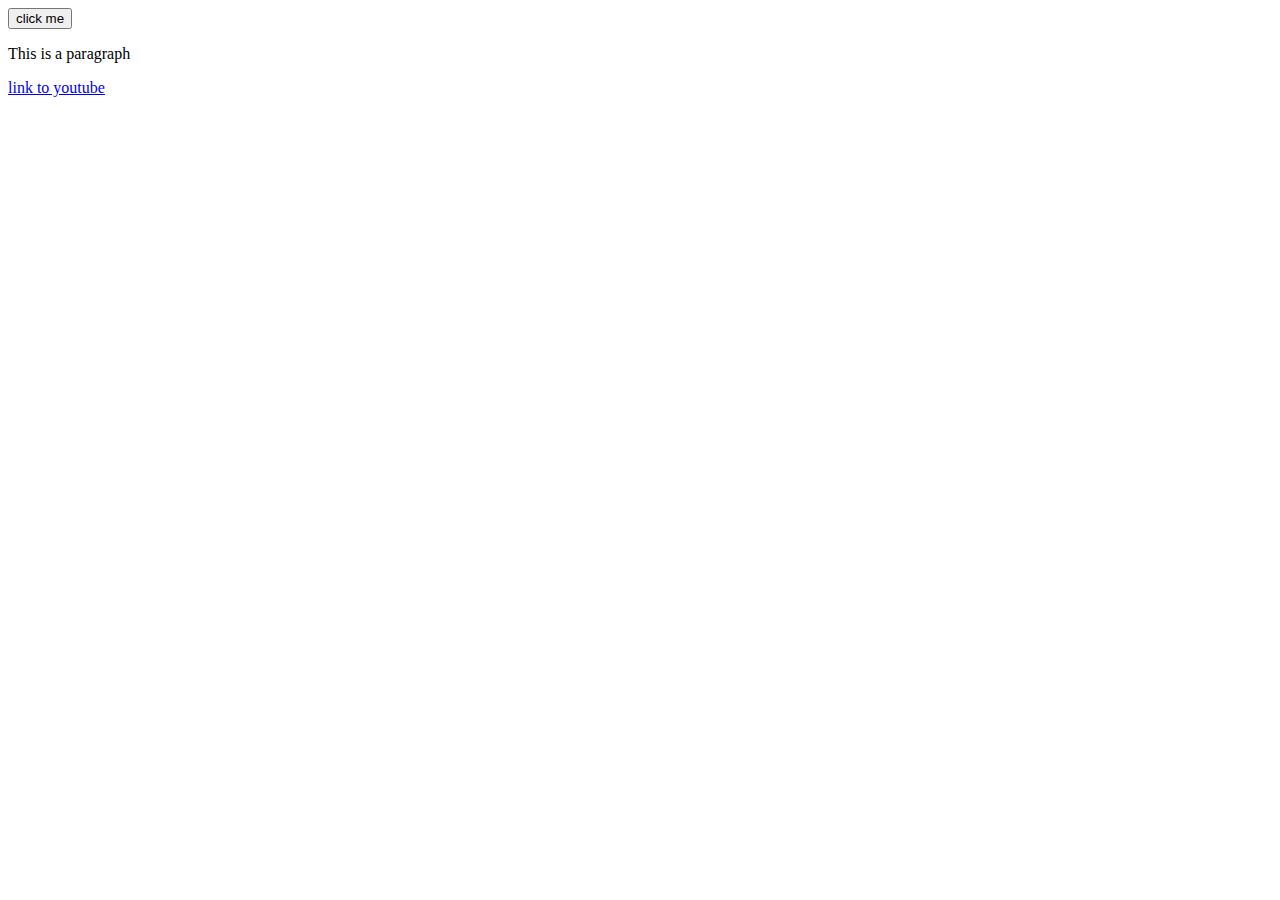
<file: Youtube Clone/HTML/Intro/index.html>
<!doctype html>
<html lang="en">

<head>
  <meta charset="UTF-8">
  <meta http-equiv="X-UA-Compatible" content="IE=edge">
  <meta name="viewport" content="width=device-width, initial-scale=1.0">
  <title>First Webpage</title>
</head>

<body>
  <button>
    click me
  </button>
  <p>
    This is a paragraph
  </p>

  <a href="https://www.youtube.com/" target="_blank">link to youtube</a>
</body>

</html>
</file>
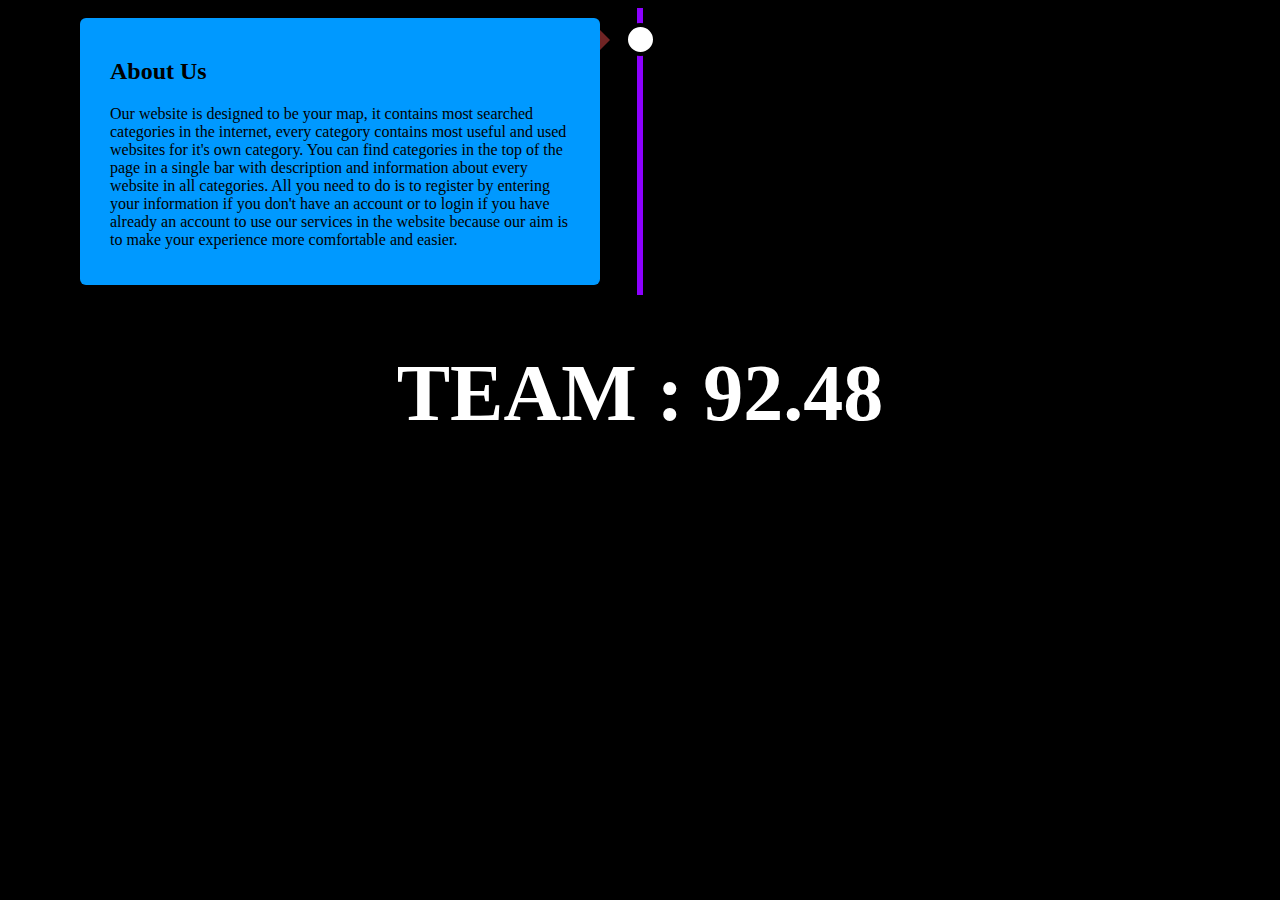
<file: describe.html>
<!DOCTYPE html>
<html>
<head>
<meta name="viewport" content="width=device-width, initial-scale=1.0">
<link rel="stylesheet" href="describecs.css">
</style>
</head>
<body>

<div class="timeline">
    <div class="container left">
        <div class="content">
          <h2>About Us </h2>
          <p>Our website is designed to be your map, it contains most searched categories in the internet, every category contains most useful and used websites for it's own category. You can find categories in the top of the page in a single bar with description and information about every website in all categories. All you need to do is to register by entering your information if you don't have an account or to login if you have already an account to use our services in the website because our aim is to make your experience more comfortable and easier.  </p>
        </div>
      </div>
    </div>
    
    <h1 class="glow">TEAM : 92.48</h1>
    </body>
    </html>
</file>
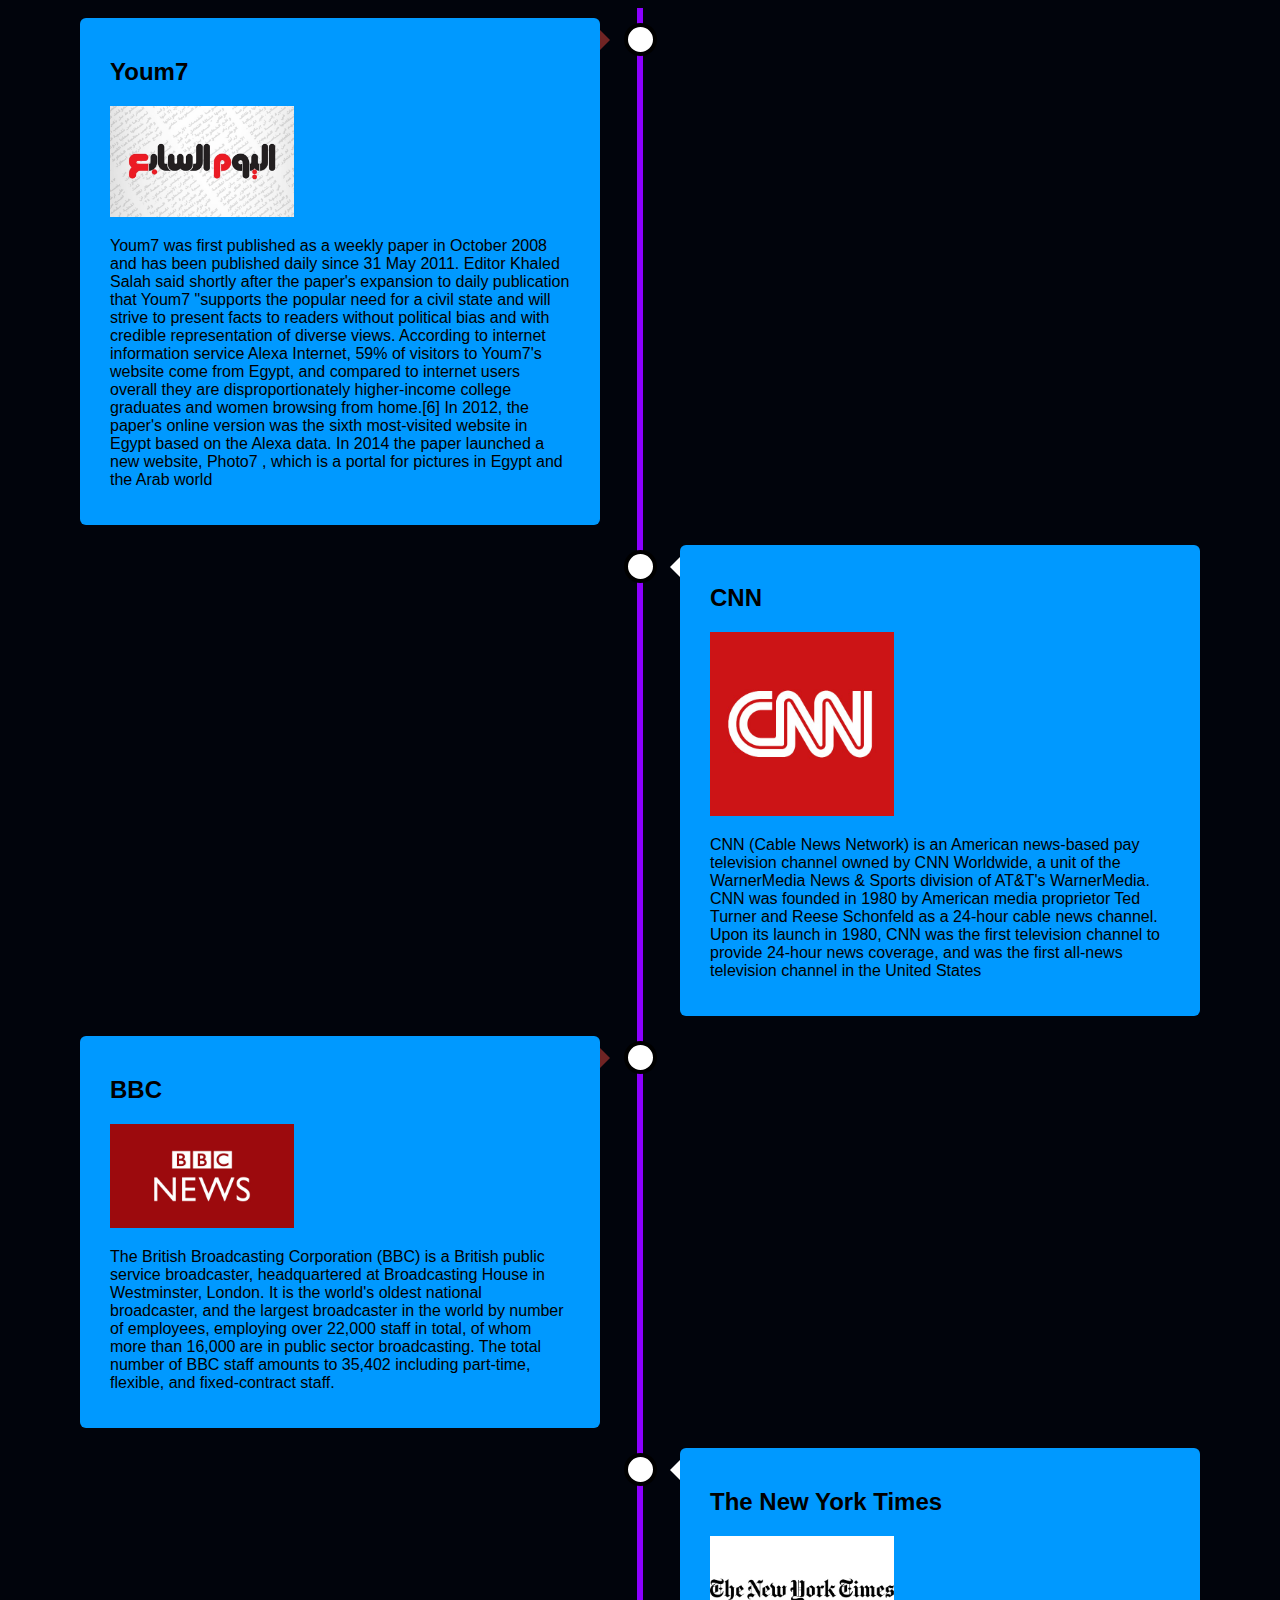
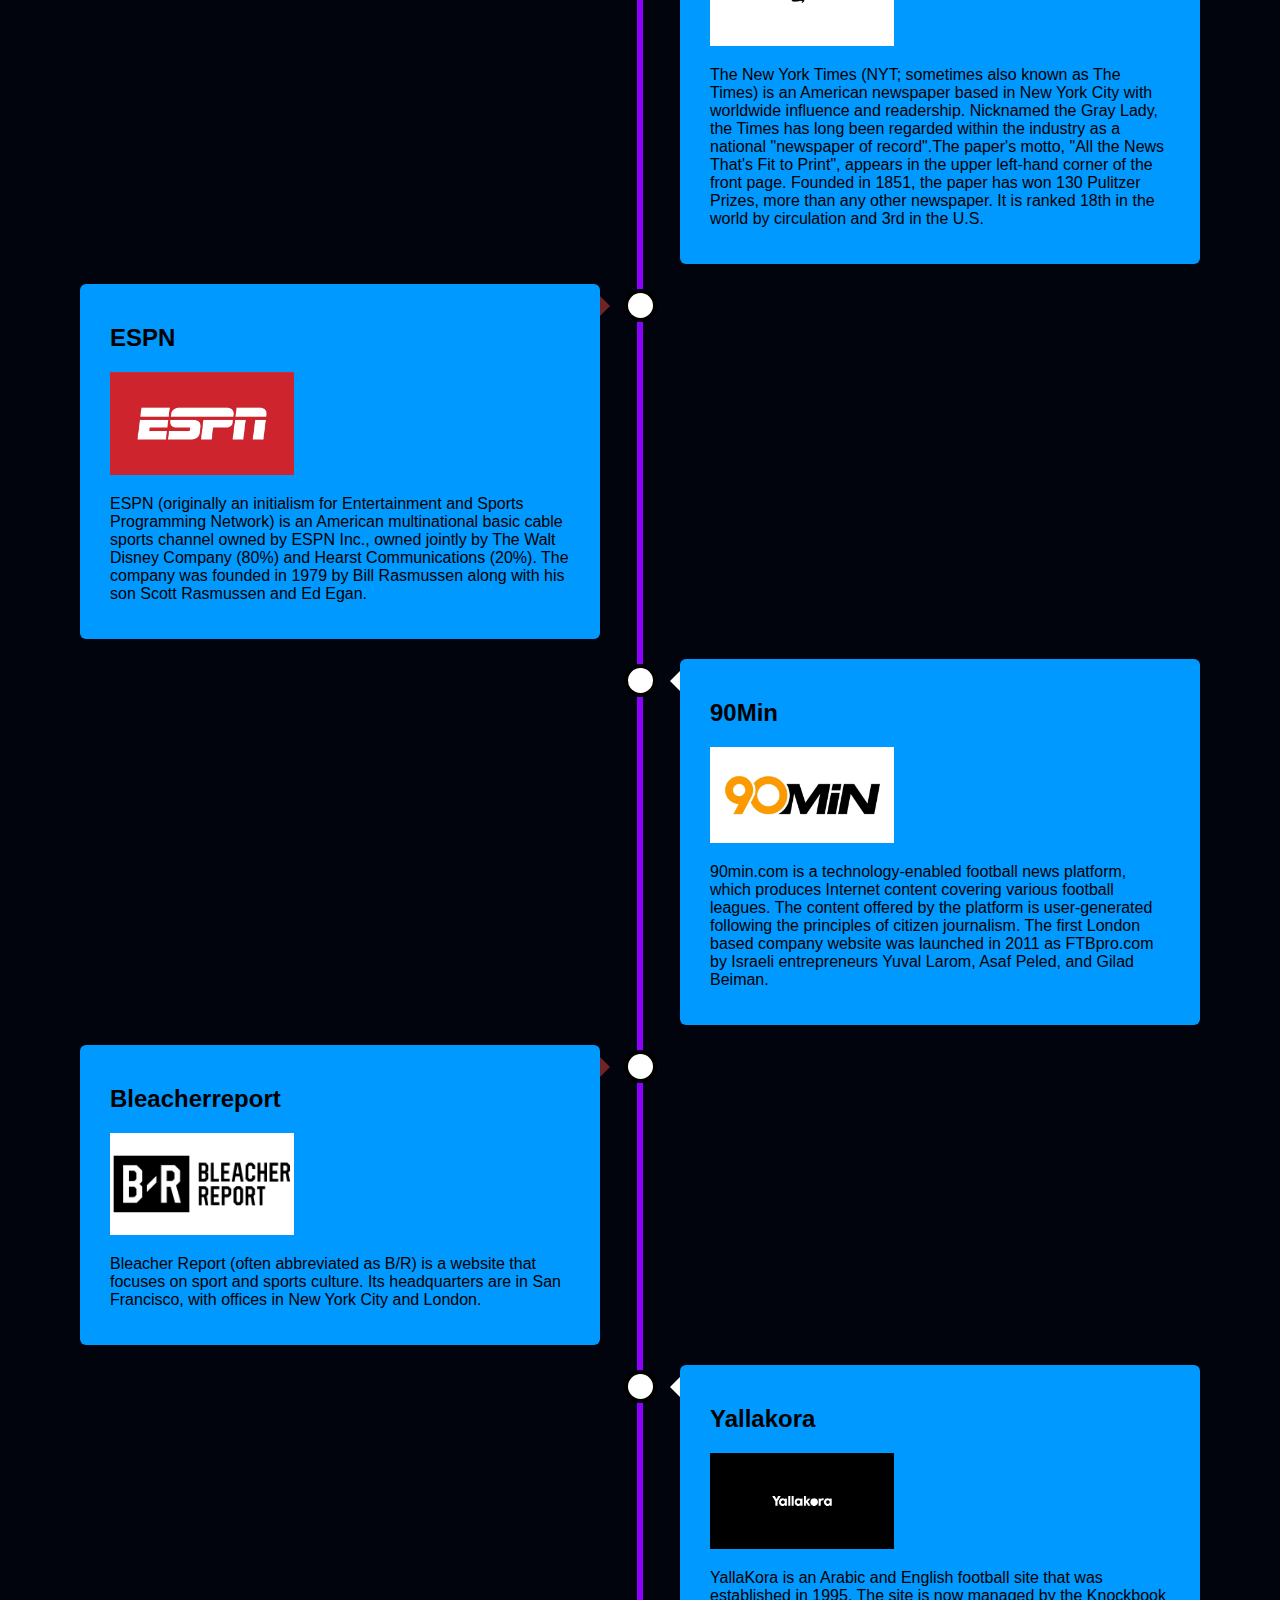
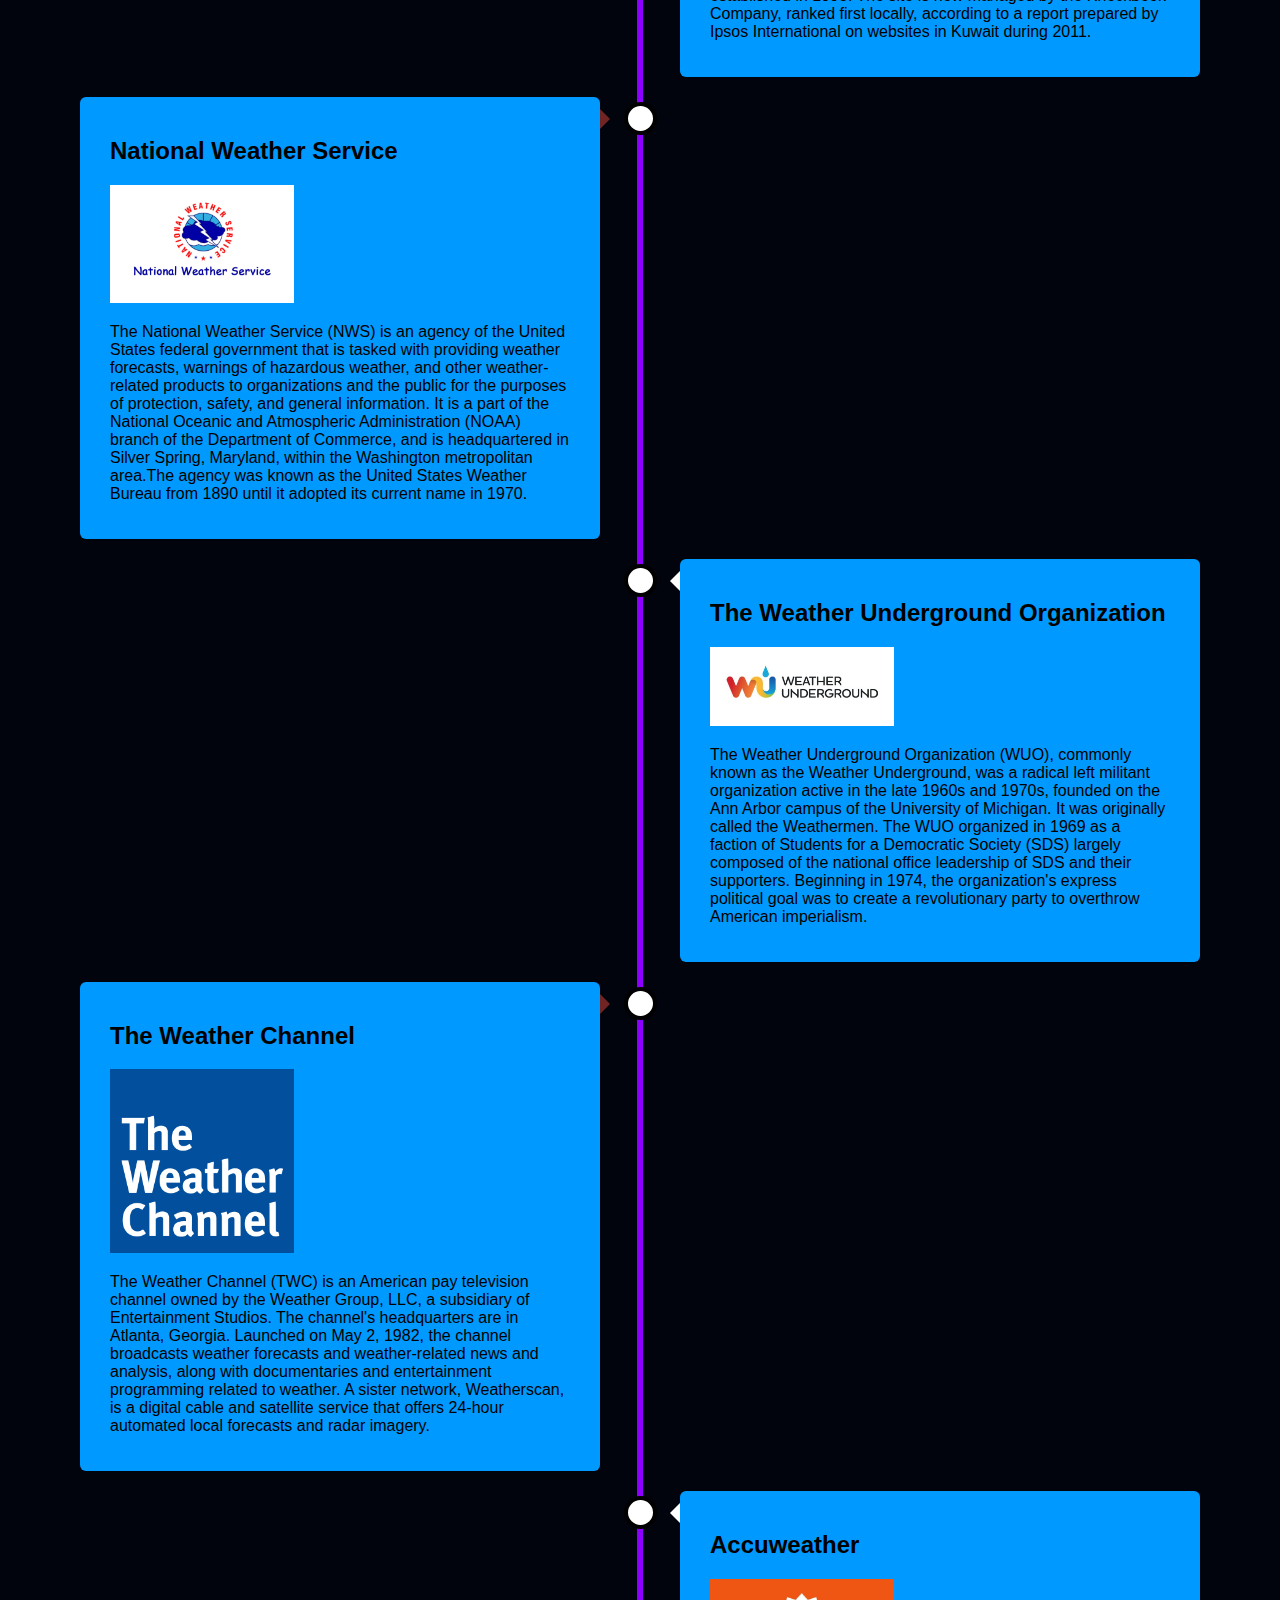
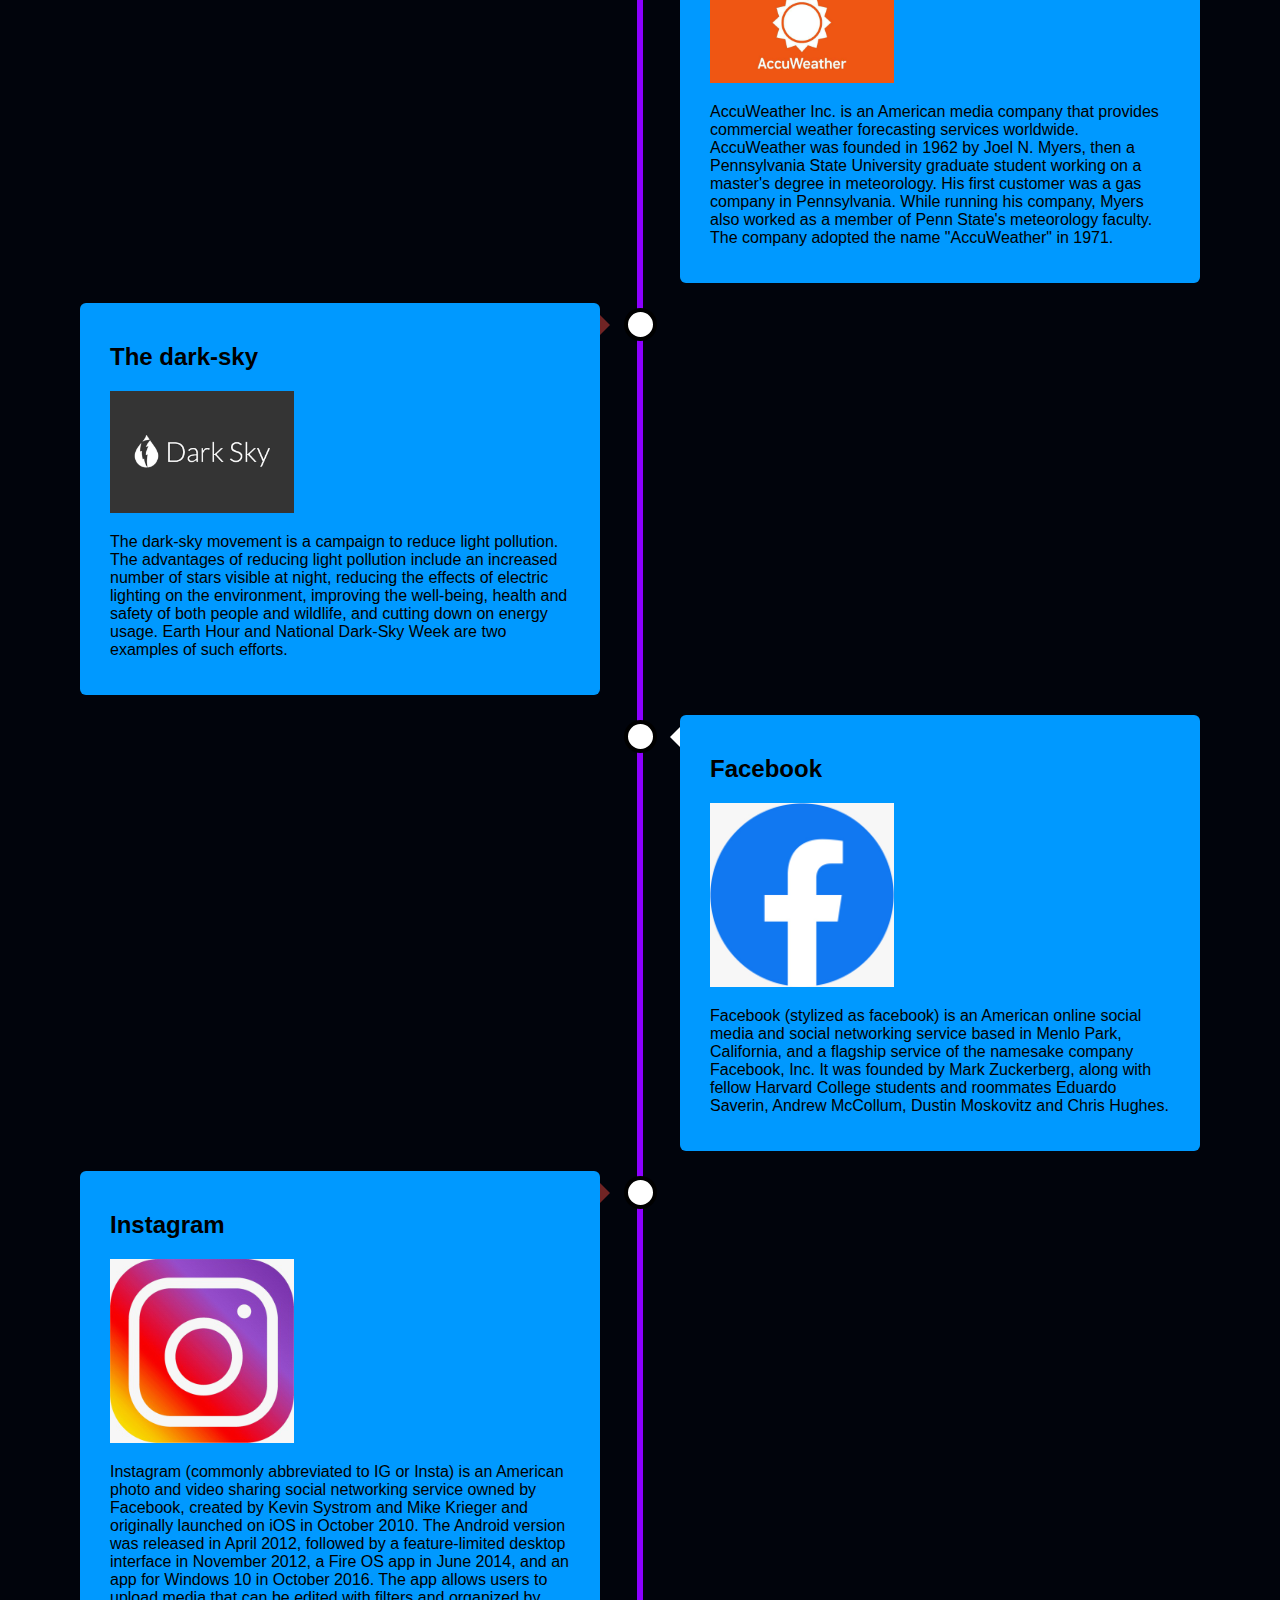
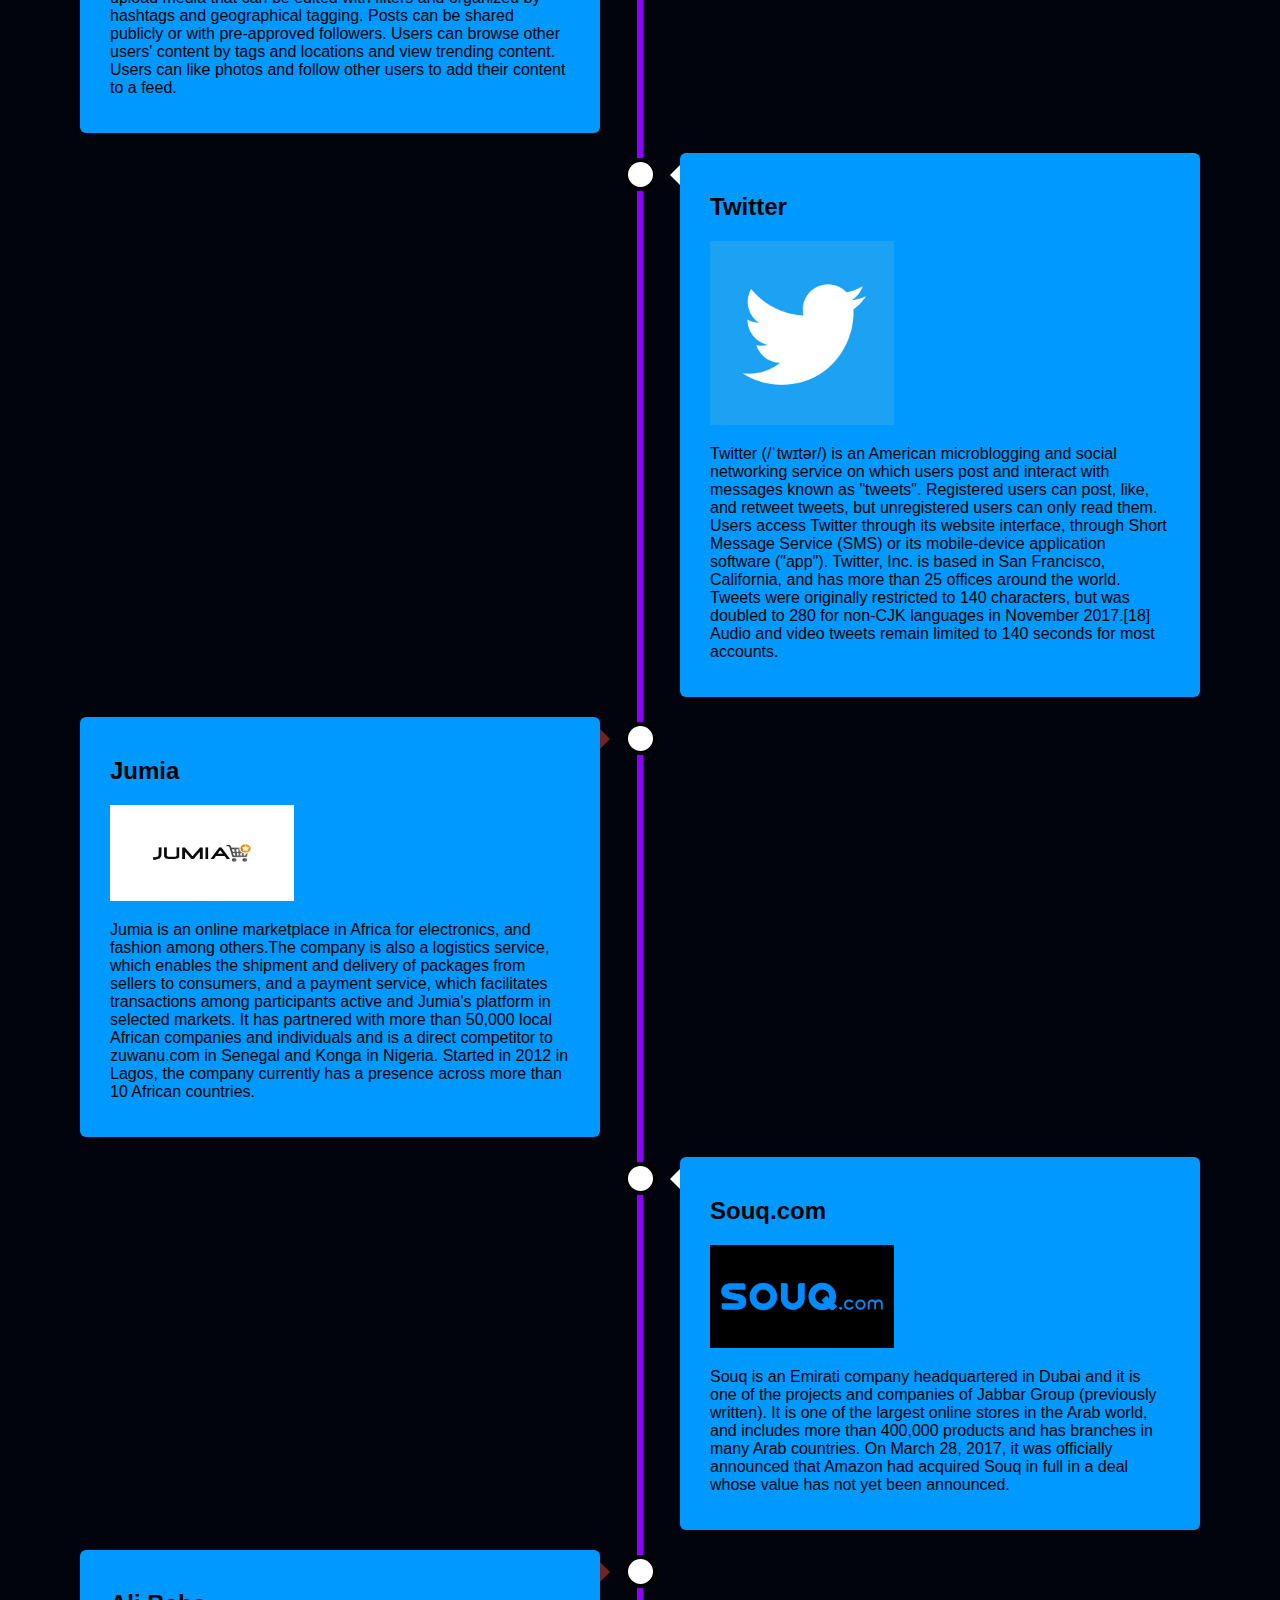
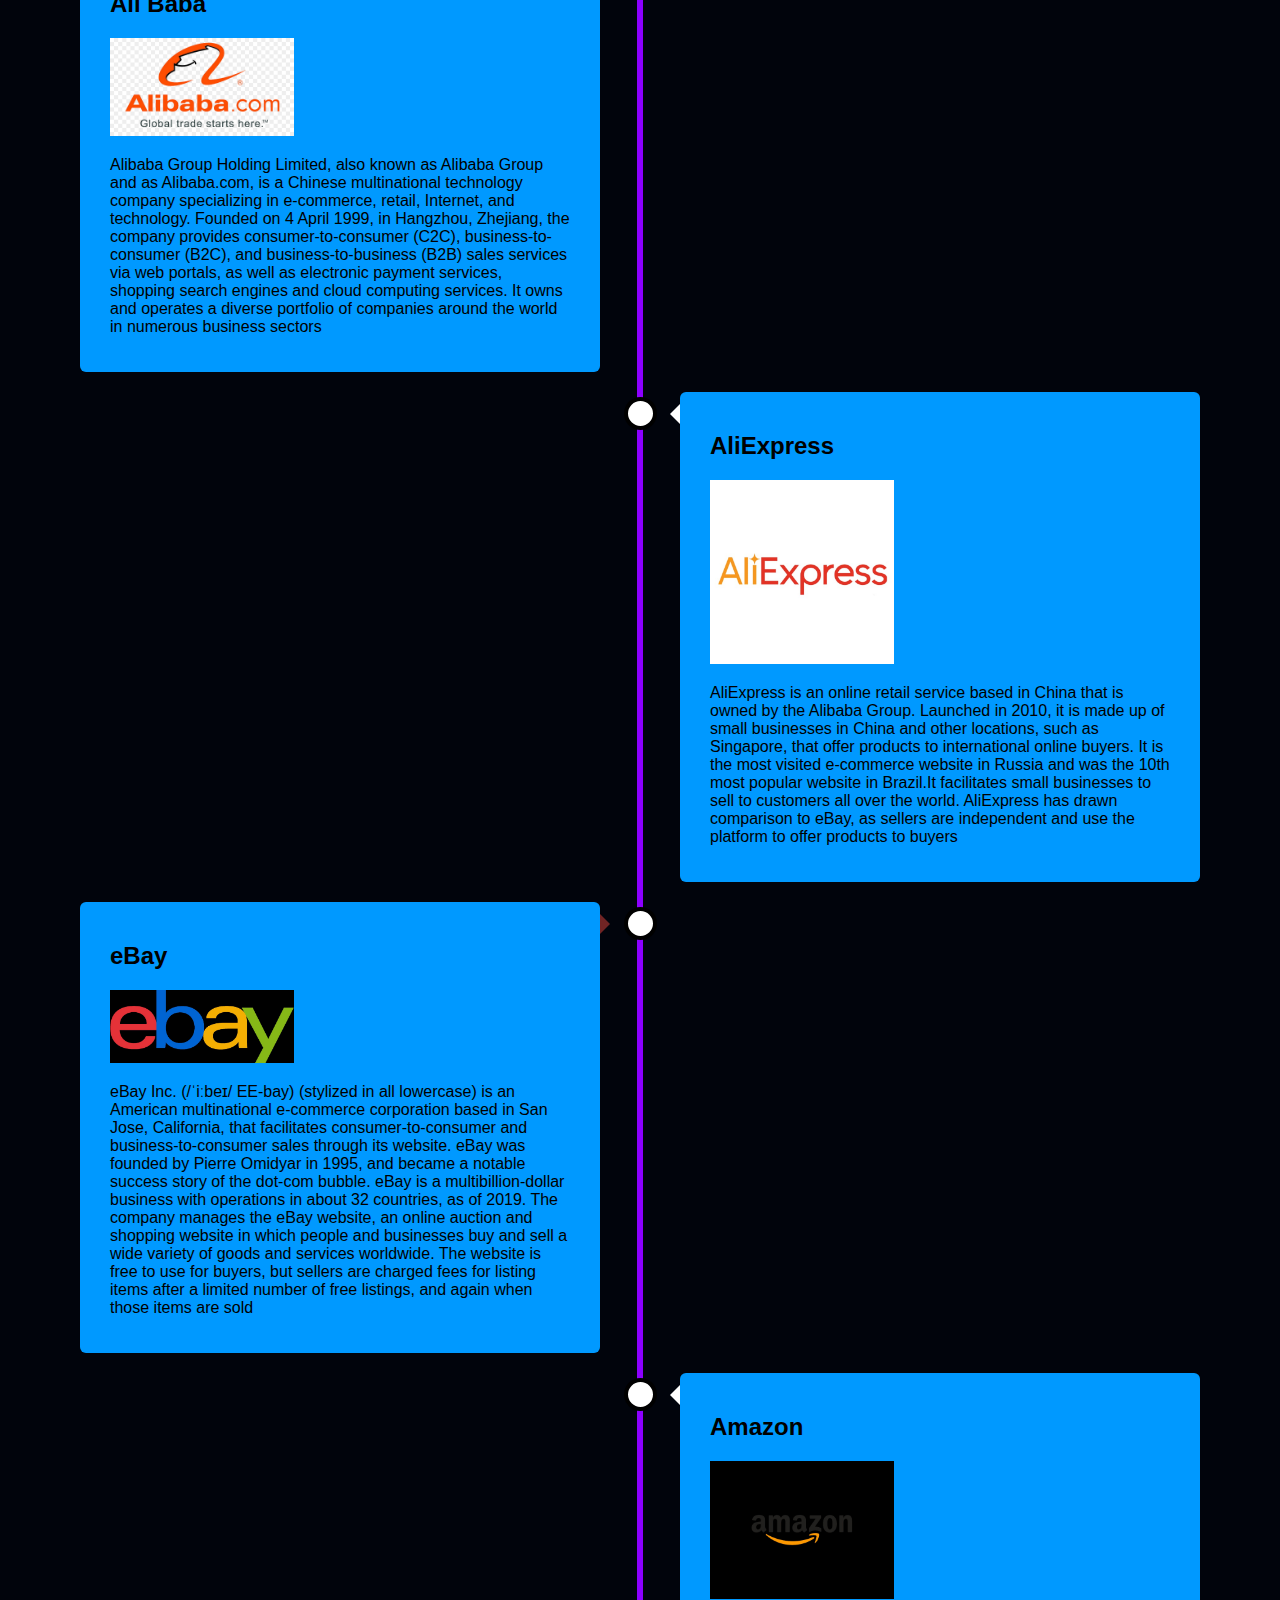
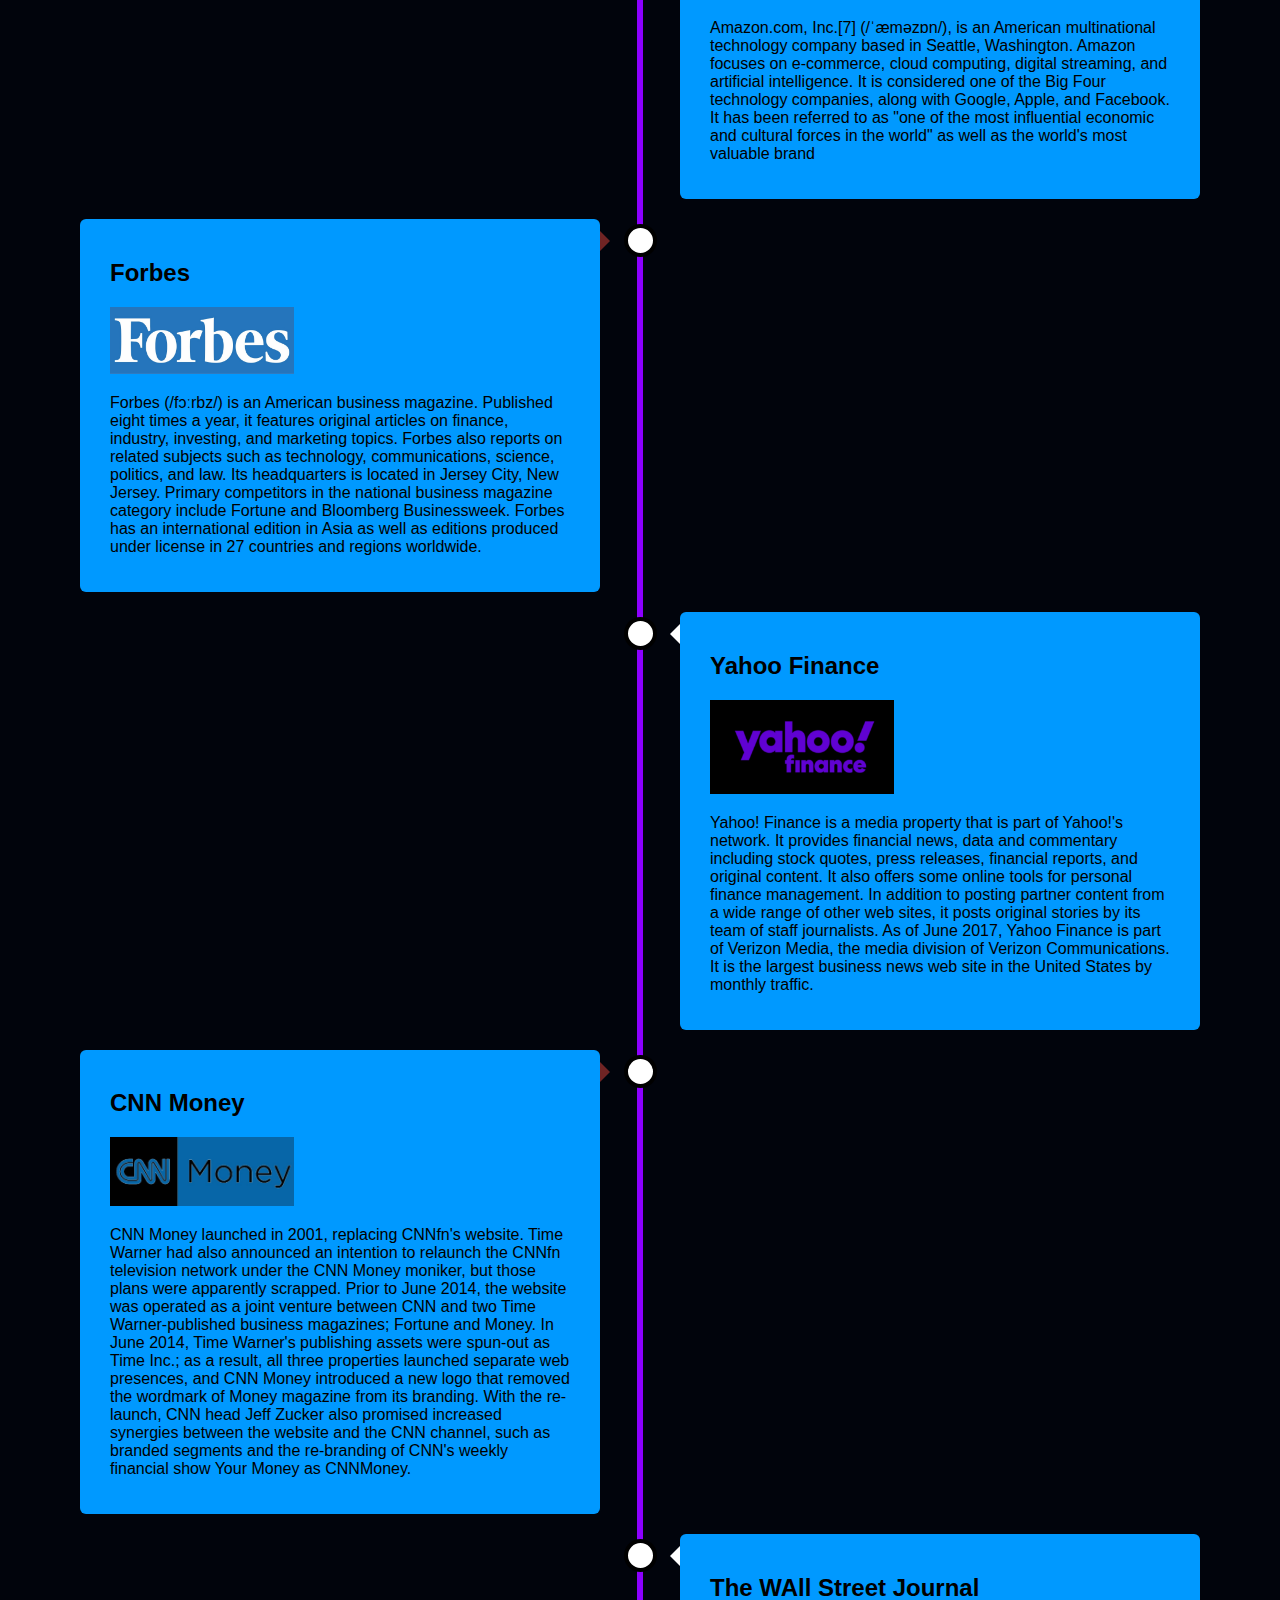
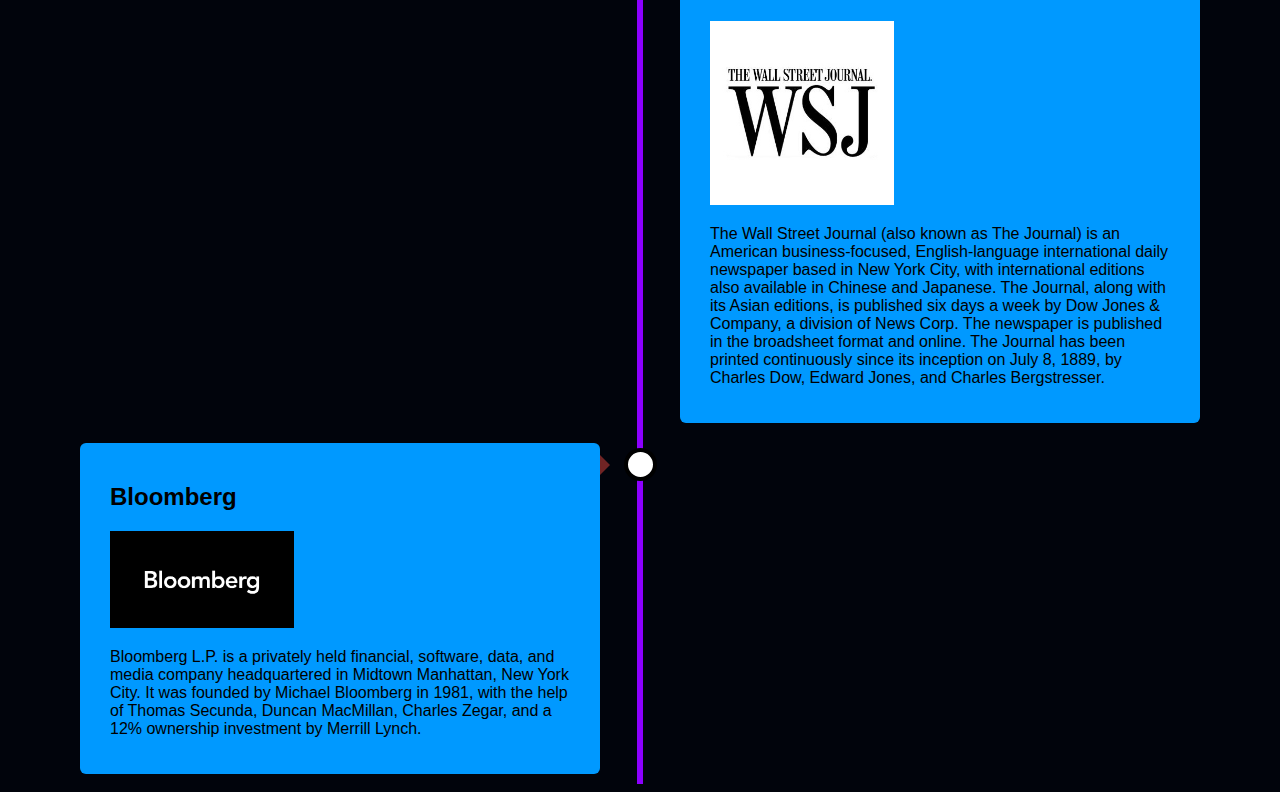
<file: information.html>
<!DOCTYPE html>
<html>
<head>
<meta name="viewport" content="width=device-width, initial-scale=1.0">
<link rel="stylesheet" href="wercs.css">
</style>
</head>
<body>

<div class="timeline">
  <div class="container left">
    <div class="content">
        <h2>Youm7</h2>
        <img src="images/youm7.jpeg" style="width:40%">

      <p>Youm7 was first published as a weekly paper in October 2008 and has been published daily since 31 May 2011. Editor Khaled Salah said shortly after the paper's expansion to daily publication that Youm7 "supports the popular need for a civil state and will strive to present facts to readers without political bias and with credible representation of diverse views.
        According to internet information service Alexa Internet, 59% of visitors to Youm7's website come from Egypt, and compared to internet users overall they are disproportionately higher-income college graduates and women browsing from home.[6] In 2012, the paper's online version was the sixth most-visited website in Egypt based on the Alexa data. 
        In 2014 the paper launched a new website, Photo7 , which is a portal for pictures in Egypt and the Arab world</p>
    </div>
  </div>
  <div class="container right">
    <div class="content">
      <h2>CNN</h2>
      <img src="images/cnn.jpeg" style="width:40%">
      <p>CNN (Cable News Network) is an American news-based pay television channel owned by CNN Worldwide, a unit of the WarnerMedia News & Sports division of AT&T's WarnerMedia.
        CNN was founded in 1980 by American media proprietor Ted Turner and Reese Schonfeld as a 24-hour cable news channel.
        Upon its launch in 1980, CNN was the first television channel to provide 24-hour news coverage, and was the first all-news television channel in the United States</p>
    </div>
  </div>
  <div class="container left">
    <div class="content">
      <h2>BBC</h2>
      <img src="images/BBC.jpeg" style="width:40%">
      <p>The British Broadcasting Corporation (BBC) is a British public service broadcaster, headquartered at Broadcasting House in Westminster, London. It is the world's oldest national broadcaster, and the largest broadcaster in the world by number of employees, employing over 22,000 staff in total, of whom more than 16,000 are in public sector broadcasting.
        The total number of BBC staff amounts to 35,402 including part-time, flexible, and fixed-contract staff.</p>
    </div>
  </div>
  <div class="container right">
    <div class="content">
      <h2>The New York Times</h2>
      <img src="images/the new times.jpeg" style="width:40%">
      <p>The New York Times (NYT; sometimes also known as The Times) is an American newspaper based in New York City with worldwide influence and readership. Nicknamed the Gray Lady, the Times has long been regarded within the industry as a national "newspaper of record".The paper's motto, "All the News That's Fit to Print", appears in the upper left-hand corner of the front page. Founded in 1851, the paper has won 130 Pulitzer Prizes, more than any other newspaper.
        It is ranked 18th in the world by circulation and 3rd in the U.S.</p>
    </div>
  </div>
  <div class="container left">
    <div class="content">
      <h2>ESPN</h2>
      <img src="images/esp.jpeg" style="width:40%">
      <p>ESPN (originally an initialism for Entertainment and Sports Programming Network) is an American multinational basic cable sports channel owned by ESPN Inc., owned jointly by The Walt Disney Company (80%) and Hearst Communications (20%). The company was founded in 1979 by Bill Rasmussen along with his son Scott Rasmussen and Ed Egan.</p>
    </div>
  </div>
  <div class="container right">
    <div class="content">
      <h2>90Min</h2>
      <img src="images/90min.jpeg" style="width:40%">
      <p>90min.com is a technology-enabled football news platform, which produces Internet content covering various football leagues. The content offered by the platform is user-generated following the principles of citizen journalism. The first London based company website was launched in 2011 as FTBpro.com by Israeli entrepreneurs Yuval Larom, Asaf Peled, and Gilad Beiman.</p>
    </div>
  </div>
  <div class="container left">
    <div class="content">
      <h2>Bleacherreport</h2>
      <img src="images/bleacher.jpeg" style="width:40%">
      <p>Bleacher Report (often abbreviated as B/R) is a website that focuses on sport and sports culture. Its headquarters are in San Francisco, with offices in New York City and London.</p>
    </div>
  </div>
  <div class="container right">
    <div class="content">
      <h2>Yallakora</h2>
      <img src="images/yallakora.jpeg" style="width:40%">
      <p>YallaKora is an Arabic and English football site that was established in 1995. The site is now managed by the Knockbook Company, ranked first locally, according to a report prepared by Ipsos International on websites in Kuwait during 2011.</p>
    </div>
  </div>
  <div class="container left">
    <div class="content">
      <h2>National Weather Service </h2>
      <img src="images/national weather.jpeg" style="width:40%">
      <p>The National Weather Service (NWS) is an agency of the United States federal government that is tasked with providing weather forecasts, warnings of hazardous weather, and other weather-related products to organizations and the public for the purposes of protection, safety, and general information. It is a part of the National Oceanic and Atmospheric Administration (NOAA) branch of the Department of Commerce, and is headquartered in Silver Spring, Maryland, within the Washington metropolitan area.The agency was known as the United States Weather Bureau from 1890 until it adopted its current name in 1970.</p>
    </div>
  </div>
  <div class="container right">
    <div class="content">
      <h2>The Weather Underground Organization</h2>
      <img src="images/weather under ground.jpeg" style="width:40%">
      <p>The Weather Underground Organization (WUO), commonly known as the Weather Underground, was a radical left militant organization active in the late 1960s and 1970s, founded on the Ann Arbor campus of the University of Michigan. It was originally called the Weathermen. The WUO organized in 1969 as a faction of Students for a Democratic Society (SDS) largely composed of the national office leadership of SDS and their supporters. Beginning in 1974, the organization's express political goal was to create a revolutionary party to overthrow American imperialism.</p>
    </div>
  </div>
  <div class="container left">
    <div class="content">
      <h2>The Weather Channel</h2>
      <img src="images/the weather channe;.jpeg" style="width:40%">
      <p>The Weather Channel (TWC) is an American pay television channel owned by the Weather Group, LLC, a subsidiary of Entertainment Studios. The channel's headquarters are in Atlanta, Georgia. Launched on May 2, 1982, the channel broadcasts weather forecasts and weather-related news and analysis, along with documentaries and entertainment programming related to weather. A sister network, Weatherscan, is a digital cable and satellite service that offers 24-hour automated local forecasts and radar imagery.</p>
    </div>
  </div>
  <div class="container right">
    <div class="content">
      <h2>Accuweather</h2>
      <img src="images/accu.jpeg" style="width:40%">
      <p>AccuWeather Inc. is an American media company that provides commercial weather forecasting services worldwide.
        AccuWeather was founded in 1962 by Joel N. Myers, then a Pennsylvania State University graduate student working on a master's degree in meteorology. His first customer was a gas company in Pennsylvania. While running his company, Myers also worked as a member of Penn State's meteorology faculty. The company adopted the name "AccuWeather" in 1971.</p>
    </div>
  </div>
  <div class="container left">
    <div class="content">
      <h2>The dark-sky</h2>
      <img src="images/dark.jpeg" style="width:40%">
      <p>The dark-sky movement is a campaign to reduce light pollution. The advantages of reducing light pollution include an increased number of stars visible at night, reducing the effects of electric lighting on the environment, improving the well-being, health and safety of both people and wildlife, and cutting down on energy usage. Earth Hour and National Dark-Sky Week are two examples of such efforts.</p>
    </div>
  </div>
  <div class="container right">
    <div class="content">
      <h2>Facebook</h2>
      <img src="images/facebook.jpeg" style="width:40%">
      <p>Facebook (stylized as facebook) is an American online social media and social networking service based in Menlo Park, California, and a flagship service of the namesake company Facebook, Inc. It was founded by Mark Zuckerberg, along with fellow Harvard College students and roommates Eduardo Saverin, Andrew McCollum, Dustin Moskovitz and Chris Hughes.</p>
    </div>
  </div>
  <div class="container left">
    <div class="content">
      <h2>Instagram</h2>
      <img src="images/insta.jpeg" style="width:40%">
      <p>Instagram (commonly abbreviated to IG or Insta) is an American photo and video sharing social networking service owned by Facebook, created by Kevin Systrom and Mike Krieger and originally launched on iOS in October 2010. The Android version was released in April 2012, followed by a feature-limited desktop interface in November 2012, a Fire OS app in June 2014, and an app for Windows 10 in October 2016. The app allows users to upload media that can be edited with filters and organized by hashtags and geographical tagging. Posts can be shared publicly or with pre-approved followers. Users can browse other users' content by tags and locations and view trending content. Users can like photos and follow other users to add their content to a feed.</p>
    </div>
  </div>
  <div class="container right">
    <div class="content">
      <h2>Twitter</h2>
      <img src="images/twiiter.jpeg" style="width:40%">
      <p>Twitter (/ˈtwɪtər/) is an American microblogging and social networking service on which users post and interact with messages known as "tweets". Registered users can post, like, and retweet tweets, but unregistered users can only read them. Users access Twitter through its website interface, through Short Message Service (SMS) or its mobile-device application software ("app"). Twitter, Inc. is based in San Francisco, California, and has more than 25 offices around the world. Tweets were originally restricted to 140 characters, but was doubled to 280 for non-CJK languages in November 2017.[18] Audio and video tweets remain limited to 140 seconds for most accounts.</p>
    </div>
  </div>
  <div class="container left">
    <div class="content">
      <h2>Jumia</h2>
      <img src="images/jumia.jpeg" style="width:40%">
      <p>Jumia is an online marketplace in Africa for electronics, and fashion among others.The company is also a logistics service, which enables the shipment and delivery of packages from sellers to consumers, and a payment service, which facilitates transactions among participants active and Jumia's platform in selected markets. It has partnered with more than 50,000 local African companies and individuals and is a direct competitor to zuwanu.com in Senegal and Konga in Nigeria. Started in 2012 in Lagos, the company currently has a presence across more than 10 African countries.</p>
    </div>
  </div>
  <div class="container right">
    <div class="content">
      <h2>Souq.com</h2>
      <img src="images/soq.jpeg" style="width:40%">
      <p>Souq is an Emirati company headquartered in Dubai and it is one of the projects and companies of Jabbar Group (previously written). It is one of the largest online stores in the Arab world, and includes more than 400,000 products and has branches in many Arab countries.
        On March 28, 2017, it was officially announced that Amazon had acquired Souq in full in a deal whose value has not yet been announced.</p>
    </div>
  </div>
  <div class="container left">
    <div class="content">
      <h2>Ali Baba</h2>
      <img src="images/ali baba.jpeg" style="width:40%">
      <p>Alibaba Group Holding Limited, also known as Alibaba Group and as Alibaba.com, is a Chinese multinational technology company specializing in e-commerce, retail, Internet, and technology. Founded on 4 April 1999, in Hangzhou, Zhejiang, the company provides consumer-to-consumer (C2C), business-to-consumer (B2C), and business-to-business (B2B) sales services via web portals, as well as electronic payment services, shopping search engines and cloud computing services. It owns and operates a diverse portfolio of companies around the world in numerous business sectors</p>
    </div>
  </div>
  <div class="container right">
    <div class="content">
      <h2>AliExpress</h2>
      <img src="images/ali express.jpeg" style="width:40%">
      <p>AliExpress is an online retail service based in China that is owned by the Alibaba Group. Launched in 2010, it is made up of small businesses in China and other locations, such as Singapore, that offer products to international online buyers. It is the most visited e-commerce website in Russia and was the 10th most popular website in Brazil.It facilitates small businesses to sell to customers all over the world. AliExpress has drawn comparison to eBay, as sellers are independent and use the platform to offer products to buyers</p>
    </div>
  </div>
  <div class="container left">
    <div class="content">
      <h2>eBay</h2>
      <img src="images/ebay.jpeg" style="width:40%">
      <p>eBay Inc. (/ˈiːbeɪ/ EE-bay) (stylized in all lowercase) is an American multinational e-commerce corporation based in San Jose, California, that facilitates consumer-to-consumer and business-to-consumer sales through its website. eBay was founded by Pierre Omidyar in 1995, and became a notable success story of the dot-com bubble. eBay is a multibillion-dollar business with operations in about 32 countries, as of 2019. The company manages the eBay website, an online auction and shopping website in which people and businesses buy and sell a wide variety of goods and services worldwide. The website is free to use for buyers, but sellers are charged fees for listing items after a limited number of free listings, and again when those items are sold</p>
    </div>
  </div>
  <div class="container right">
    <div class="content">
      <h2>Amazon</h2>
      <img src="images/amazon.jpeg" style="width:40%">
      <p>Amazon.com, Inc.[7] (/ˈæməzɒn/), is an American multinational technology company based in Seattle, Washington. Amazon focuses on e-commerce, cloud computing, digital streaming, and artificial intelligence. It is considered one of the Big Four technology companies, along with Google, Apple, and Facebook. It has been referred to as "one of the most influential economic and cultural forces in the world" as well as the world's most valuable brand</p>
    </div>
  </div>
  <div class="container left">
    <div class="content">
      <h2>Forbes</h2>
      <img src="images/forbes.jpeg" style="width:40%">
      <p>Forbes (/fɔːrbz/) is an American business magazine. Published eight times a year, it features original articles on finance, industry, investing, and marketing topics. Forbes also reports on related subjects such as technology, communications, science, politics, and law. Its headquarters is located in Jersey City, New Jersey. Primary competitors in the national business magazine category include Fortune and Bloomberg Businessweek. Forbes has an international edition in Asia as well as editions produced under license in 27 countries and regions worldwide.</p>
    </div>
  </div>
  <div class="container right">
    <div class="content">
      <h2>Yahoo Finance</h2>
      <img src="images/yahoo finance.jpeg" style="width:40%">
      <p>Yahoo! Finance is a media property that is part of Yahoo!'s network. It provides financial news, data and commentary including stock quotes, press releases, financial reports, and original content. It also offers some online tools for personal finance management. In addition to posting partner content from a wide range of other web sites, it posts original stories by its team of staff journalists.
        As of June 2017, Yahoo Finance is part of Verizon Media, the media division of Verizon Communications. It is the largest business news web site in the United States by monthly traffic.</p>
    </div>
  </div>
  <div class="container left">
    <div class="content">
      <h2>CNN Money</h2>
      <img src="images/cnn money.jpeg" style="width:40%">
      <p>CNN Money launched in 2001, replacing CNNfn's website. Time Warner had also announced an intention to relaunch the CNNfn television network under the CNN Money moniker, but those plans were apparently scrapped.
        Prior to June 2014, the website was operated as a joint venture between CNN and two Time Warner-published business magazines; Fortune and Money. In June 2014, Time Warner's publishing assets were spun-out as Time Inc.; as a result, all three properties launched separate web presences, and CNN Money introduced a new logo that removed the wordmark of Money magazine from its branding. With the re-launch, CNN head Jeff Zucker also promised increased synergies between the website and the CNN channel, such as branded segments and the re-branding of CNN's weekly financial show Your Money as CNNMoney.</p>
    </div>
  </div>
  <div class="container right">
    <div class="content">
      <h2>The WAll Street Journal</h2>
      <img src="images/the wall.jpeg" style="width:40%">
      <p>The Wall Street Journal (also known as The Journal) is an American business-focused, English-language international daily newspaper based in New York City, with international editions also available in Chinese and Japanese. The Journal, along with its Asian editions, is published six days a week by Dow Jones & Company, a division of News Corp. The newspaper is published in the broadsheet format and online. The Journal has been printed continuously since its inception on July 8, 1889, by Charles Dow, Edward Jones, and Charles Bergstresser.</p>
    </div>
  </div>
  <div class="container left">
    <div class="content">
      <h2>Bloomberg</h2>
      <img src="images/bloom.jpeg" style="width:40%">
      <p>Bloomberg L.P. is a privately held financial, software, data, and media company headquartered in Midtown Manhattan, New York City. It was founded by Michael Bloomberg in 1981, with the help of Thomas Secunda, Duncan MacMillan, Charles Zegar, and a 12% ownership investment by Merrill Lynch.  </p>
    </div>
  </div>
</div>

</body>
</html>
</file>
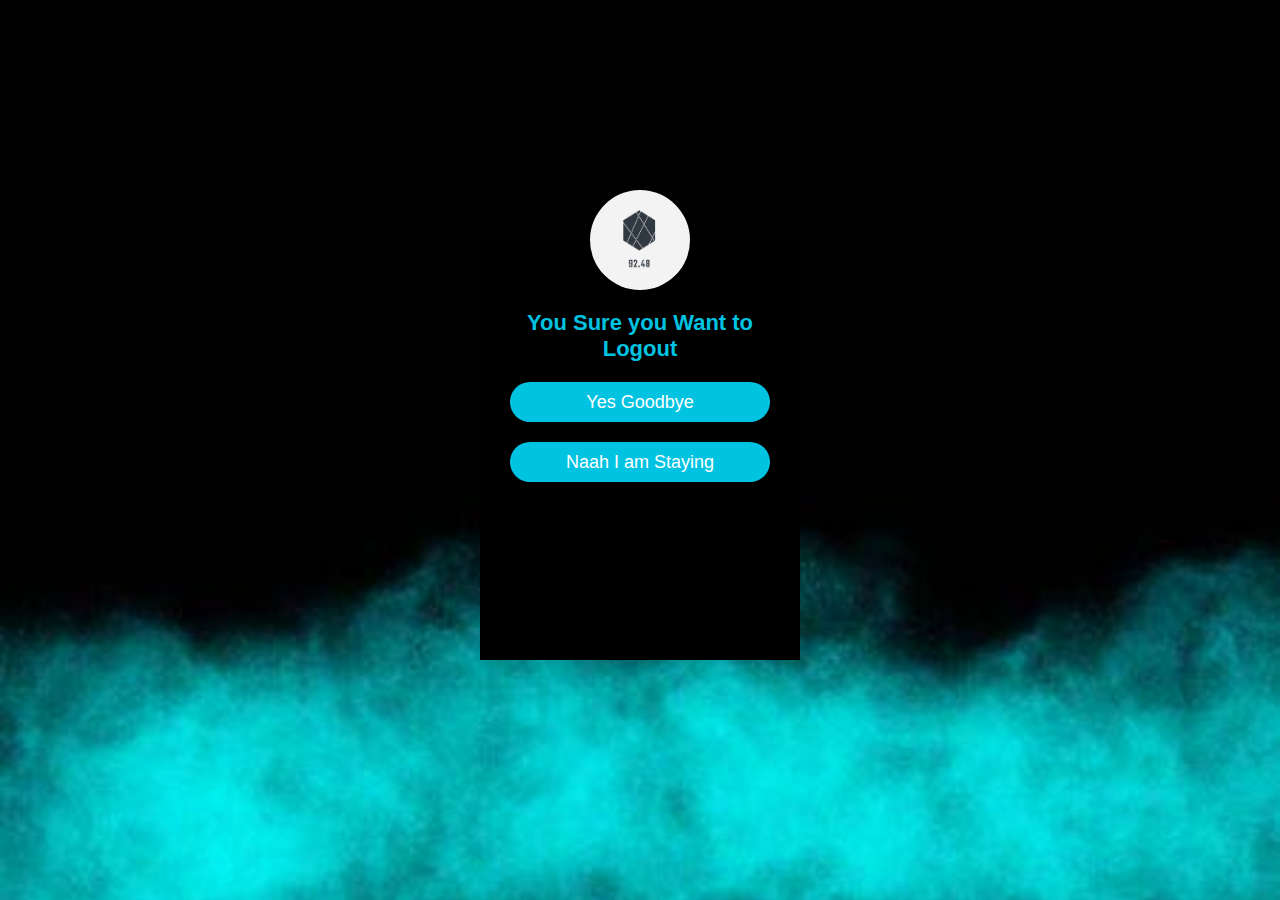
<file: logout.html>
<html>
<head>
<title>login page </title>
    <body> 
    <link rel="stylesheet" type="text/css " href="stylesheet.css"/>
    <div class="loginbox">
        <img src="koko.jpeg" class="avatar">
        <h1>You Sure you Want to Logout</h1>
        <form name="login">
           <input type="button"  onclick="location.href='login page.html';"  value="Yes Goodbye"/> 
            <input type="button" onclick="location.href='farghalii.html';" value="Naah I am Staying"/>
              
        </form>
    </div>
    
      


    
    </body>
    </head>
    </html>
</file>
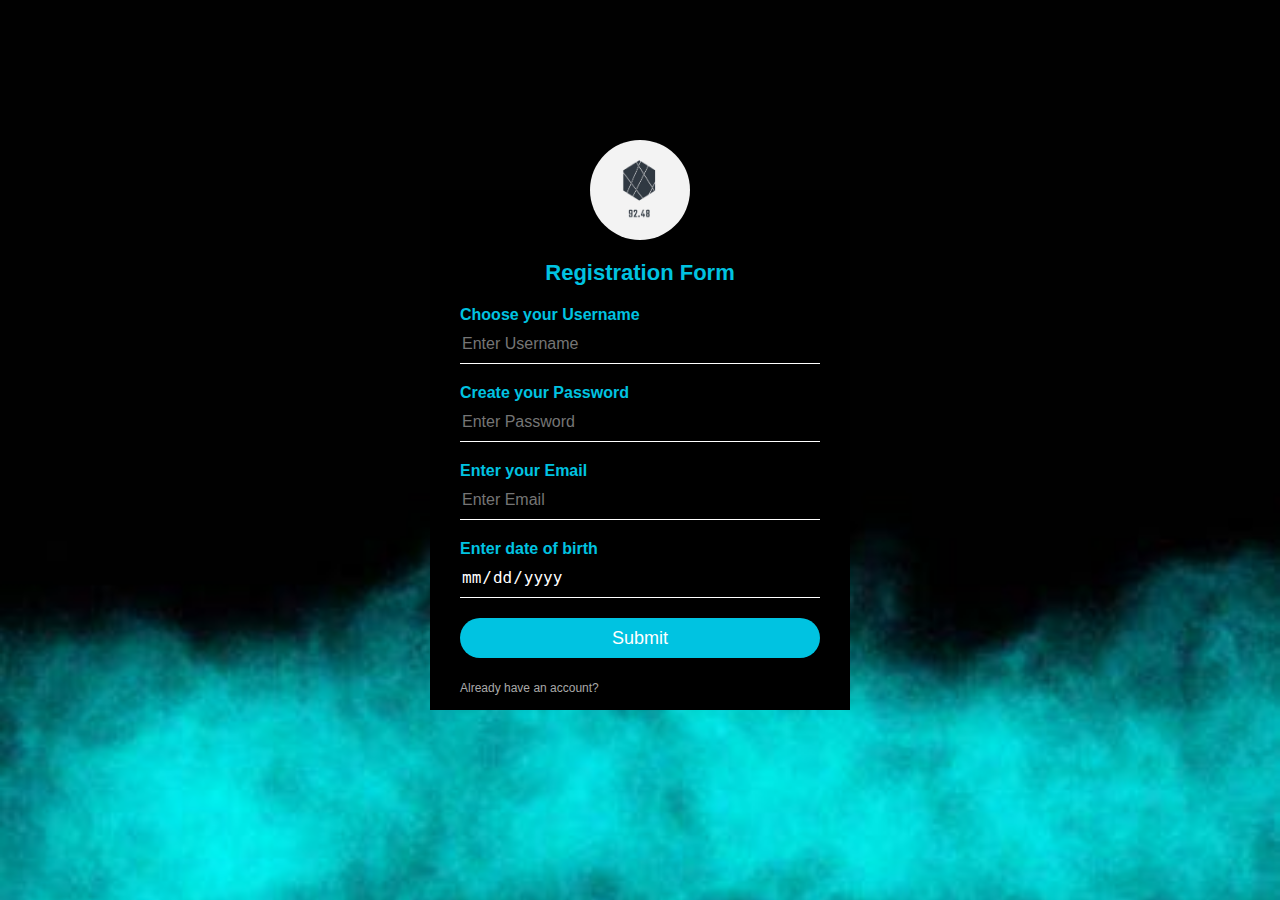
<file: regist.html>
<html>
<head>
<title> Registration Form </title>
    <body> 
    <link rel="stylesheet" type="text/css " href="hhh.css"/>
    <div class="loginbox">
        <img src="koko.jpeg" class="avatar">
        <h1>Registration Form</h1>
        <form name="Register">
            <p> Choose your Username</p>
            <input type="text" name="" placeholder="Enter Username">
            <p> Create your Password</p>
            <input type="password" name="pes" placeholder="Enter Password">
            <p>Enter your Email</p>
            <input type="text" id="mail" placeholder="Enter Email">
            <p>Enter date of birth</p>
            <input type="date" name="" placeholder="Enter date">

           <input type="button" onclick="check(this .form)" ; name="" value="Submit"  > 
             <a  href="login page.html" >Already have an account?  
                 
        </form>
<script language="javascript">
function check(form ){
var email= document.getElementById("mail").value;
var pattern = /^[^ ]+@[^ ]+\.[a-z]{2,3}$/;
if(email.match(pattern)){
    location.href='farghalii.html'


}
else{

    alert("Please Enter a Valid Email")
}


if(document.Register.pes.value.length<6)
{
    alert("Password Must Be longer than 6 characters")

}
else{
    location.href='farghalii.html'

}
}






</script>



 


    </div>
    
    </body>
    </head>
    </html>
</file>
<file: describecs.css>
* {
    box-sizing: border-box;
  }
  
  /* Set a background color */
  body {
    background-color: #01040c;
    font-family: Helvetica, sans-serif;
  }
  
  /* The actual timeline (the vertical ruler) */
  .timeline {
    position: relative;
    max-width: 1200px;
    margin: 0 auto;
  }
  
  /* The actual timeline (the vertical ruler) */
  .timeline::after {
    content: '';
    position: absolute;
    width: 6px;
    background-color: rgb(140, 0, 255);
    top: 0;
    bottom: 0;
    left: 50%;
    margin-left: -3px;
  }
  
  /* Container around content */
  .container {
    padding: 10px 40px;
    position: relative;
    background-color: inherit;
    width: 50%;
  }
  
  /* The circles on the timeline */
  .container::after {
    content: '';
    position: absolute;
    width: 25px;
    height: 25px;
    right: -17px;
    background-color: white;
    border: 4px solid #000000;
    top: 15px;
    border-radius: 50%;
    z-index: 1;
  }
  
  /* Place the container to the left */
  .left {
    left: 0;
  }
  
  /* Place the container to the right */
  .right {
    left: 50%;
  }
  
  /* Add arrows to the left container (pointing right) */
  .left::before {
    content: " ";
    height: 0;
    position: absolute;
    top: 22px;
    width: 0;
    z-index: 1;
    right: 30px;
    border: medium solid rgb(35, 156, 255);
    border-width: 10px 0 10px 10px;
    border-color: transparent transparent transparent rgb(112, 36, 36);
  }
  
  /* Add arrows to the right container (pointing left) */
  .right::before {
    content: " ";
    height: 0;
    position: absolute;
    top: 22px;
    width: 0;
    z-index: 1;
    left: 30px;
    border: medium solid white;
    border-width: 10px 10px 10px 0;
    border-color: transparent white transparent transparent;
  }
  
  /* Fix the circle for containers on the right side */
  .right::after {
    left: -16px;
  }
  
  /* The actual content */
  .content {
    padding: 20px 30px;
    background-color: rgb(0, 153, 255);
    position: relative;
    border-radius: 6px;
  }
  
  /* Media queries - Responsive timeline on screens less than 600px wide */
  @media screen and (max-width: 600px) {
  /* Place the timelime to the left */
    .timeline::after {
      left: 31px;
    }
  
  /* Full-width containers */
    .container {
      width: 100%;
      padding-left: 70px;
      padding-right: 25px;
    }
  
  /* Make sure that all arrows are pointing leftwards */
    .container::before {
      left: 60px;
      border: medium solid white;
      border-width: 10px 10px 10px 0;
      border-color: transparent white transparent transparent;
    }
  
  /* Make sure all circles are at the same spot */
    .left::after, .right::after {
      left: 15px;
    }
  
  /* Make all right containers behave like the left ones */
    .right {
      left: 0%;
    }
  }
  body {
    background-color: black;
    font-family: cursive;
  }
  
  .glow {
    font-size: 80px;
    color: #fff;
    text-align: center;
    -webkit-animation: glow 1s ease-in-out infinite alternate;
    -moz-animation: glow 1s ease-in-out infinite alternate;
    animation: glow 1s ease-in-out infinite alternate;
  }
  
  @-webkit-keyframes glow {
    from {
      text-shadow: 0 0 10px #fff, 0 0 20px #fff, 0 0 30px #058cfa, 0 0 40px #0064e6, 0 0 50px #0077e6, 0 0 60px #005ce6, 0 0 70px #e60073;
    }
    
    to {
      text-shadow: 0 0 20px #fff, 0 0 30px #1a06cc, 0 0 40px #1a06cc, 0 0 50px #1a06cc, 0 0 60px #1a06cc, 0 0 70px #1a06cc, 0 0 80px #ff4da6;
    }
  }
</file>
<file: wercs.css>
* {
    box-sizing: border-box;
  }
  
  /* Set a background color */
  body {
    background-color: #01040c;
    font-family: Helvetica, sans-serif;
  }
  
  /* The actual timeline (the vertical ruler) */
  .timeline {
    position: relative;
    max-width: 1200px;
    margin: 0 auto;
  }
  
  /* The actual timeline (the vertical ruler) */
  .timeline::after {
    content: '';
    position: absolute;
    width: 6px;
    background-color: rgb(140, 0, 255);
    top: 0;
    bottom: 0;
    left: 50%;
    margin-left: -3px;
  }
  
  /* Container around content */
  .container {
    padding: 10px 40px;
    position: relative;
    background-color: inherit;
    width: 50%;
  }
  
  /* The circles on the timeline */
  .container::after {
    content: '';
    position: absolute;
    width: 25px;
    height: 25px;
    right: -17px;
    background-color: white;
    border: 4px solid #000000;
    top: 15px;
    border-radius: 50%;
    z-index: 1;
  }
  
  /* Place the container to the left */
  .left {
    left: 0;
  }
  
  /* Place the container to the right */
  .right {
    left: 50%;
  }
  
  /* Add arrows to the left container (pointing right) */
  .left::before {
    content: " ";
    height: 0;
    position: absolute;
    top: 22px;
    width: 0;
    z-index: 1;
    right: 30px;
    border: medium solid rgb(35, 156, 255);
    border-width: 10px 0 10px 10px;
    border-color: transparent transparent transparent rgb(112, 36, 36);
  }
  
  /* Add arrows to the right container (pointing left) */
  .right::before {
    content: " ";
    height: 0;
    position: absolute;
    top: 22px;
    width: 0;
    z-index: 1;
    left: 30px;
    border: medium solid white;
    border-width: 10px 10px 10px 0;
    border-color: transparent white transparent transparent;
  }
  
  /* Fix the circle for containers on the right side */
  .right::after {
    left: -16px;
  }
  
  /* The actual content */
  .content {
    padding: 20px 30px;
    background-color: rgb(0, 153, 255);
    position: relative;
    border-radius: 6px;
  }
  
  /* Media queries - Responsive timeline on screens less than 600px wide */
  @media screen and (max-width: 600px) {
  /* Place the timelime to the left */
    .timeline::after {
      left: 31px;
    }
  
  /* Full-width containers */
    .container {
      width: 100%;
      padding-left: 70px;
      padding-right: 25px;
    }
  
  /* Make sure that all arrows are pointing leftwards */
    .container::before {
      left: 60px;
      border: medium solid white;
      border-width: 10px 10px 10px 0;
      border-color: transparent white transparent transparent;
    }
  
  /* Make sure all circles are at the same spot */
    .left::after, .right::after {
      left: 15px;
    }
  
  /* Make all right containers behave like the left ones */
    .right {
      left: 0%;
    }
  }
</file>
<file: stylesheet.css>
body{
    margin: 0;
    padding: 0;
    background: url(blue.jpeg);
    background-size: cover;
    background-position: center;
    font-family: sans-serif;
}
.loginbox{
width: 320px;
height: 420px;
background: #000;
color: rgb(0,195,225) ;
top: 50%;
left : 50%;
position: absolute;
transform: translate(-50%,-50%);
box-sizing: border-box;
padding: 70px 30px;
}
.avatar{
width: 100px;
height: 100px;
border-radius: 50%;
position: absolute;
top: -50px;
left: calc(50% - 50px);

}
h1{
margin: 0;
padding: 0 0 20px;
text-align: center;
font-size: 22px;


}
.loginbox p{
margin: 0;
padding: 0;
font-weight: bold;


}
.loginbox input{
width: 100%;
margin-bottom: 20px;
}

.loginbox input[type="text"], input[type="password"]
{
border: none;
border-bottom: 1px solid #fff;
background: transparent;
outline: none;
height: 40px;
color: #fff;
font-size: 16px;
}
.loginbox input[type="button"]{
border: none;
outline: none;
height: 40px;
background:rgb(0,195,225) ;
color: #fff;
font-size: 18px;
border-radius: 20px;

}
.loginbox input[type="button"]:hover{
cursor: pointer;
background:rgb(251, 255, 0);
color: #000;
}
.loginbox a{
text-decoration: none;
font-size: 12px;
line-height: 20px;
color: darkgray;
}
.loginbox a:hover{
color: #2007ff;

}
</file>
<file: hhh.css>
body{
    margin: 0;
    padding: 0;
    background: url(blue.jpeg);
    background-size: cover;
    background-position: center;
    font-family: sans-serif;
}
.loginbox{
width: 420px;
height: 520px;
background: #000;
color:rgb(0,195,225) ;
top: 50%;
left : 50%;
position: absolute;
transform: translate(-50%,-50%);
box-sizing: border-box;
padding: 70px 30px;
}
.avatar{
width: 100px;
height: 100px;
border-radius: 50%;
position: absolute;
top: -50px;
left: calc(50% - 50px);

}
h1{
margin: 0;
padding: 0 0 20px;
text-align: center;
font-size: 22px;


}
.loginbox p{
margin: 0;
padding: 0;
font-weight: bold;


}
.loginbox input{
width: 100%;
margin-bottom: 20px;
}

.loginbox input[type="text"], input[type="password"]
{
border: none;
border-bottom: 1px solid #fff;
background: transparent;
outline: none;
height: 40px;
color: #fff;    
font-size: 16px;
}
.loginbox input[type="button"]{
border: none;
outline: none;
height: 40px;
background:rgb(0,195,225) ;
color: #fff;
font-size: 18px;
border-radius: 20px;

}
.loginbox input[type="button"]:hover{
cursor: pointer;
background:rgb(251, 255, 0);
color: #000;
}
.loginbox a{
text-decoration: none;
font-size: 12px;
line-height: 20px;
color: darkgray;
}
.loginbox a:hover{
color: #2007ff;

}
.loginbox input[type="date"]{

    border: none;
    border-bottom: 1px solid #fff;
    background: transparent;
    outline: none;
    height: 40px;
 font-size: 16px;
    color: #fff; 
}
</file>
